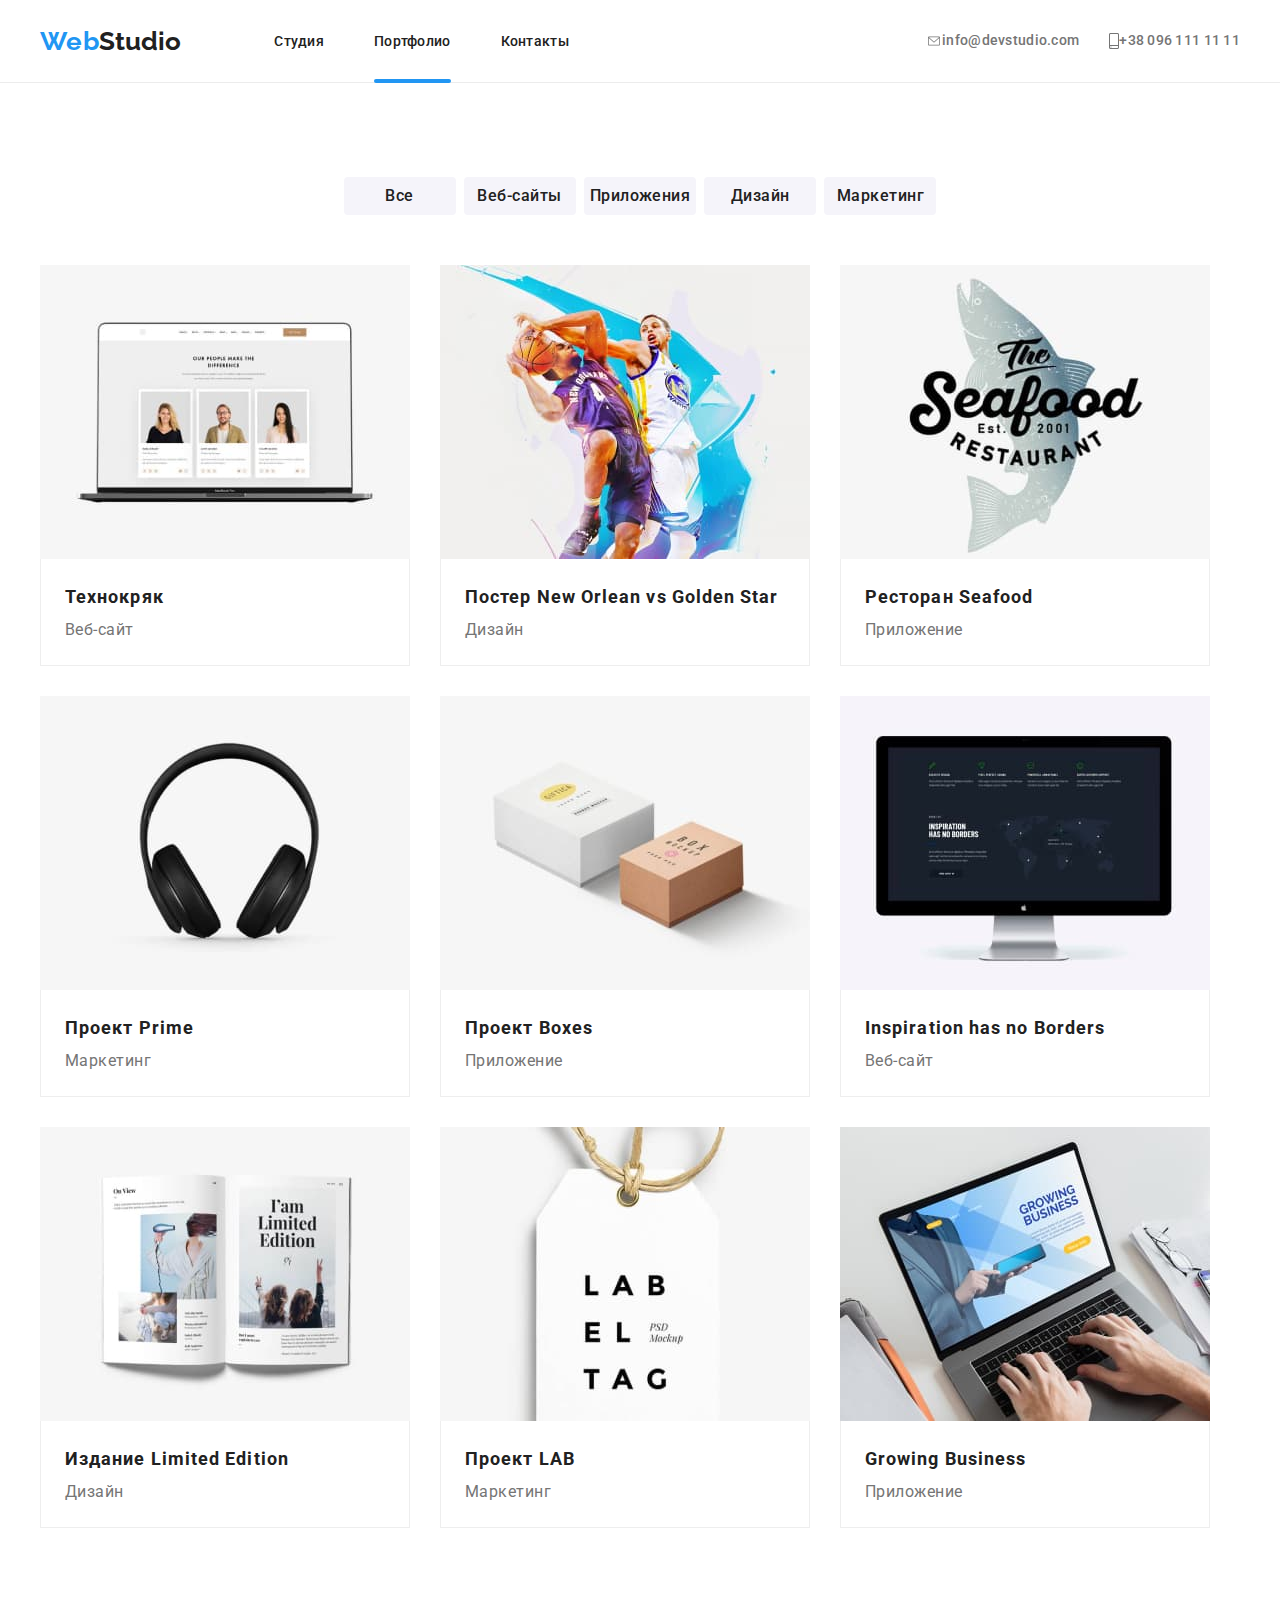
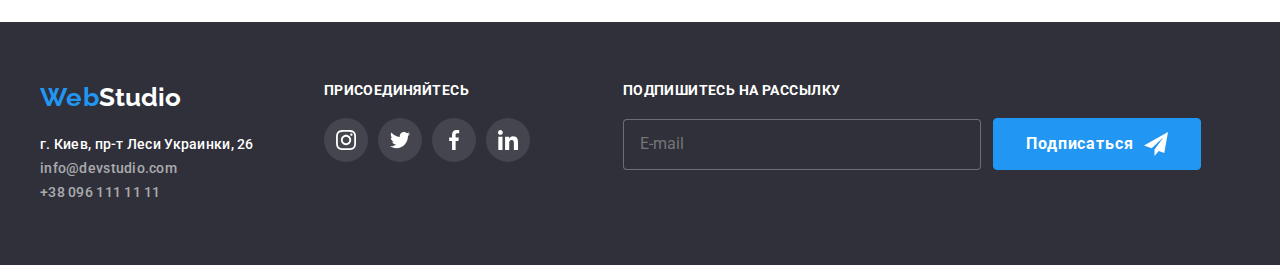
<file: portfolio.html>
<!DOCTYPE html>
<html lang="ru">

<head>
  <meta charset="UTF-8">
  <meta http-equiv="X-UA-Compatible" content="IE=edge">
  <meta name="viewport" content="width=device-width, initial-scale=1.0">
  <title>Document</title>
  <link rel="preconnect" href="https://fonts.googleapis.com">
  <link rel="preconnect" href="https://fonts.gstatic.com" crossorigin>
  <link href="https://fonts.googleapis.com/css2?family=Raleway:wght@700&family=Roboto:wght@500&display=swap"
    rel="stylesheet">
  <link rel="stylesheet"
    href="https://cdnjs.cloudflare.com/ajax/libs/modern-normalize/1.1.0/modern-normalize.min.css" />
  <link rel="stylesheet" href="./css/main.min.css" />
</head>

<body>
  <!-- Header -->
  <header class="header">
    <div class="container nav-box">
      <a href="index.html" lang="en" class="logo-header"><span class="logo__text">Web</span>Studio</a>
      <ul class="nav-list">
        <li class="nav-list__item">
          <a class="nav-list__link " href="index.html">Студия</a>
        </li>

        <li class="nav-list__item">
          <a class="nav-list__link line-decor" href="portfolio.html">Портфолио</a>
        </li>
        <li class="nav-list__item">
          <a class="nav-list__link" href="">Контакты</a>
        </li>
      </ul>
      <ul class="contact-list">
        <li class="contact-list__item">
          <a class="contact-list__link" href="mailto:info@devstudio.com">
            <svg class="contact-list__icon" width="16" height="12">
              <use href="./images/icon.svg#icon-email"></use>
            </svg>info@devstudio.com</a>
        </li>
        <li class="contact-list__item">
          <a class="contact-list__link" href="tel:+380961111111">
            <svg class="contact-list__icon" width="10" height="16">
              <use href="./images/icon.svg#icon-phone"></use>
            </svg>+38 096 111 11 11</a>
        </li>
      </ul>
    </div>
  </header>
  <section class="section">
    <main class="container">
      <!-- Button filter -->
      <ul class="button-list">
        <Li class="button-list__item">
          <button class="button button-filter" type="button">Все</button>
        </Li>
        <li class="button-list__item">
          <button class="button button-filter" type="button">Веб-сайты</button>
        </li>
        <li class="button-list__item">
          <button class="button button-filter" type="button">Приложения</button>
        </li>
        <li class="button-list__item">
          <button class="button button-filter" type="button">Дизайн</button>
        </li>
        <li class="button-list__item">
          <button class="button button-filter" type="button">Маркетинг</button>
        </li>
      </ul>
      <!-- Projects -->
      <h2 hidden>Наши работы</h2>
      <ul class="project-list">
        <li class="project-list__item">
          <article class="project-card">
            <div class="description-box">
              <img src="./images/img-portfolio-1.jpg" alt="Проект 1" width="370" />
              <p class="project-card__description">Ресурс предлагает комплексные предложения с разным уровнем
                функционала и сервисов. Все это позволит посетителю получить
                исчерпывающие сведения о компании или частном лице.</p>
            </div>
            <div class="description-box__titles">
              <h3 class="project-card__title">Технокряк</h3>
              <p class="project-card__text">Веб-сайт</p>
            </div>
          </article>
        </li>
        <li class="project-list__item">
          <article class="project-card">
            <div class="description-box">
              <img src="./images/img-portfolio-2.jpg" alt="Проект 2" width="370" />
              <p class="project-card__description">Ресурс предлагает комплексные предложения с разным уровнем
                функционала и сервисов. Все это позволит посетителю
                получить
                исчерпывающие сведения о компании или частном лице.</p>
            </div>
            <div class="description-box__titles">
              <h3 class="project-card__title">Постер New Orlean vs Golden Star</h3>
              <p class="project-card__text">Дизайн</p>
            </div>
          </article>
        </li>
        <li class="project-list__item">
          <article class="project-card">
            <div class="description-box">
              <img src="./images/img-portfolio-3.jpg" alt="Проект 3" width="370" />
              <p class="project-card__description">Ресурс предлагает комплексные предложения с разным уровнем
                функционала и сервисов. Все это позволит посетителю
                получить
                исчерпывающие сведения о компании или частном лице.</p>
            </div>
            <div class="description-box__titles">
              <h3 class="project-card__title"><span lang="en">Ресторан Seafood</span></h3>
              <p class="project-card__text">Приложение</p>
            </div>
          </article>
        </li>
        <li class="project-list__item">
          <article class="project-card">
            <div class="description-box">
              <img src="./images/img-portfolio-4.jpg" alt="Проект 4" width="370" />
              <p class="project-card__description">Ресурс предлагает комплексные предложения с разным уровнем
                функционала и сервисов. Все это позволит посетителю
                получить
                исчерпывающие сведения о компании или частном лице.</p>
            </div>
            <div class="description-box__titles">
              <h3 class="project-card__title">Проект Prime</h3>
              <p class="project-card__text">Маркетинг</p>
            </div>
          </article>
        </li>
        <li class="project-list__item">
          <article class="project-card">
            <div class="description-box">
              <img src="./images/img-portfolio-5.jpg" alt="Проект 5" width="370" />
              <p class="project-card__description">Ресурс предлагает комплексные предложения с разным уровнем
                функционала и сервисов. Все это позволит посетителю
                получить
                исчерпывающие сведения о компании или частном лице.</p>
            </div>
            <div class="description-box__titles">
              <h3 class="project-card__title">Проект Boxes</h3>
              <p class="project-card__text">Приложение</p>
            </div>
          </article>
        </li>
        <li class="project-list__item">
          <article class="project-card">
            <div class="description-box">
              <img src="./images/img-portfolio-6.jpg" alt="Проект 6" width="370" />
              <p class="project-card__description">Ресурс предлагает комплексные предложения с разным уровнем
                функционала и сервисов. Все это позволит посетителю
                получить
                исчерпывающие сведения о компании или частном лице.</p>
            </div>
            <div class="description-box__titles">
              <h3 class="project-card__title">Inspiration has no Borders</h3>
              <p class="project-card__text">Веб-сайт</p>
            </div>
          </article>
        </li>
        <li class="project-list__item">
          <article class="project-card">
            <div class="description-box">
              <img src="./images/img-portfolio-7.jpg" alt="Проект 7" width="370" />
              <p class="project-card__description">Ресурс предлагает комплексные предложения с разным уровнем
                функционала и сервисов. Все это позволит посетителю
                получить
                исчерпывающие сведения о компании или частном лице.</p>
            </div>
            <div class="description-box__titles">
              <h3 class="project-card__title">Издание Limited Edition</h3>
              <p class="project-card__text">Дизайн</p>
            </div>
          </article>
        </li>
        <li class="project-list__item">
          <article class="project-card">
            <div class="description-box">
              <img src="./images/img-portfolio-8.jpg" alt="Проект 8" width="370" />
              <p class="project-card__description">Ресурс предлагает комплексные предложения с разным уровнем
                функционала и сервисов. Все это позволит посетителю
                получить
                исчерпывающие сведения о компании или частном лице.</p>
            </div>
            <div class="description-box__titles">
              <h3 class="project-card__title">Проект LAB</h3>
              <p class="project-card__text">Маркетинг</p>
            </div>
          </article>
        </li>
        <li class="project-list__item">
          <article class="project-card">
            <div class="description-box">
              <img src="./images/img-portfolio-9.jpg" alt="Проект 9" width="370" />
              <p class="project-card__description">Ресурс предлагает комплексные предложения с разным уровнем
                функционала и сервисов. Все это позволит посетителю
                получить
                исчерпывающие сведения о компании или частном лице.</p>
            </div>
            <div class="description-box__titles">
              <h3 class="project-card__title">Growing Business</h3>
              <p class="project-card__text">Приложение</p>
            </div>
          </article>
        </li>
      </ul>
  </section>
  </main>
  <footer class="footer">
    <div class="footer-box container">
      <div>
        <a href="index.html" lang="en" class="logo-footer"><span class="logo__text">Web</span>Studio</a>
        <address class="address">
          <ul class="address-list">
            <li class="address-list__item">
              <a class="address-list__link address-list__link--white" href="https://bit.ly/3pXMvUd" target="_blank"
                rel="noopener noreferrer">г.
                Киев, пр-т Леси Украинки, 26</a>
            </li>
            <li class="address-list__item">
              <a class="address-list__link" href="emailto:info@devstudio.com">info@devstudio.com</a>
            </li>
            <li class="address-list__item">
              <a class="address-list__link" href="tel:+380961111111">+38 096 111 11 11</a>
            </li>
          </ul>
        </address>
      </div>
      <div class="join-contacts">
        <h3 class="join-contacts__title">присоединяйтесь</h3>
        <ul class="join-list">
          <li class="join-list__item">
            <a href="" class="join-list__link">
              <svg class="join-list__icon" width="20" height="20">
                <use href="./images/icon.svg#icon-instagram"></use>
              </svg>
            </a>
          </li>
          <li class="join-list__item">
            <a href="" class="join-list__link">
              <svg class="join-list__icon" width="20" height="20">
                <use href="./images/icon.svg#icon-twitter"></use>
              </svg>
            </a>
          </li>
          <li class="join-list__item">
            <a href="" class="join-list__link">
              <svg class="join-list__icon" width="20" height="20">
                <use href="./images/icon.svg#icon-facebook"></use>
              </svg>
            </a>
          </li>
          <li class="join-list__item">
            <a href="" class="join-list__link">
              <svg class="join-list__icon" width="20" height="20">
                <use href="./images/icon.svg#icon-linkedin"></use>
              </svg>
            </a>
          </li>
        </ul>
      </div>
      <form>
        <div class="footer-form">
          <p class="footer-input-title">Подпишитесь на рассылку</p>
          <div class="footer-input-wrap">
            <input type="email" name="email" class="input-distrib" placeholder="E-mail"></input>
            <button type="submit" class="btn-distrib">Подписаться
              <svg class="icon-send" width="24" height="24">
                <use href="./images/icon.svg#icon-send"></use>
              </svg>
            </button>
          </div>
        </div>
      </form>
    </div>
    </div>
  </footer>

</body>

</html>
</file>
<file: css/main.min.css>
a{text-decoration:none}h1,h2,h3{margin-top:0px;margin-bottom:0px}p{margin-top:0;margin-bottom:0}ul{list-style:none;margin:0;padding:0}.visually-hidden{position:absolute;white-space:nowrap;width:1px;height:1px;overflow:hidden;border:0;padding:0;clip:rect(0 0 0 0);-webkit-clip-path:inset(50%);clip-path:inset(50%);margin:-1px}.container,.services-wrap,.advantage-list,.nav-box{margin:auto;padding:0 15px;width:1230px}.section{padding-top:94px;padding-bottom:94px}.paragraph-basic,.footer-input-title,.join-contacts__title,.img-services__text{font-family:"Roboto",sans-serif;font-style:normal;font-weight:700;font-size:14px;line-height:1.17;letter-spacing:.03em;text-transform:uppercase;color:#fff}.inputs,.form-comment,.modal-form__input{width:100%;height:40px;outline:none;border:1px solid rgba(33,33,33,.2);border-radius:4px}.logo-footer,.logo-header{font-family:"Raleway";font-style:normal;font-weight:700;font-size:26px;line-height:1.19;text-decoration:none}.title-clients,.title-team,.section-team,.title-services{font-family:"Roboto",sans-serif;font-style:normal;font-weight:700;font-size:36px;line-height:1.16;text-align:center;letter-spacing:.03em;color:#212121}.logo-header{color:#212121;margin-right:93px}.logo__text{font-family:"Raleway";font-weight:700;font-size:26px;line-height:1.19;letter-spacing:.03em;color:#2196f3}.logo-footer{display:inline-block;margin-bottom:20px;color:#fff}.header{background-color:#fff;border-bottom:1px solid #ececec}.nav-box{display:-webkit-box;display:-ms-flexbox;display:flex;-webkit-box-align:center;-ms-flex-align:center;align-items:center}.nav-list{display:-webkit-box;display:-ms-flexbox;display:flex;gap:50px;padding-top:32px;padding-bottom:32px}.nav-list__link{font-family:"Roboto",sans-serif;font-style:normal;font-weight:500;font-size:14px;line-height:1.14;letter-spacing:.02em;color:#212121;-webkit-transition:color 250ms cubic-bezier(0.4, 0, 0.2, 1);transition:color 250ms cubic-bezier(0.4, 0, 0.2, 1)}.nav-list__link:hover,.nav-list__link:focus{color:#2196f3}.nav-list__item{position:relative}.contact-list{display:-webkit-box;display:-ms-flexbox;display:flex;margin-left:auto}.contact-list__item:not(:last-child){margin-right:30px}.contact-list__item{display:-webkit-box;display:-ms-flexbox;display:flex}.contact-list__icon{fill:#757575;-webkit-transition:fill 250ms cubic-bezier(0.4, 0, 0.2, 1);transition:fill 250ms cubic-bezier(0.4, 0, 0.2, 1)}.contact-list__link{display:-webkit-box;display:-ms-flexbox;display:flex;-webkit-box-align:center;-ms-flex-align:center;align-items:center;font-weight:500;font-size:14px;line-height:1.14;letter-spacing:.02em;color:#757575;text-decoration:none;-webkit-transition:color 250ms cubic-bezier(0.4, 0, 0.2, 1);transition:color 250ms cubic-bezier(0.4, 0, 0.2, 1)}.contact-list__link:hover,.contact-list__link:focus{color:#2196f3}.contact-list__link:hover .contact-list__icon,.contact-list__link:focus .contact-list__icon{fill:#2196f3}.line-decor::after{bottom:-33px;position:absolute;left:0;content:"";width:100%;height:4px;background-color:#2196f3;border-radius:2px}.section-title{margin:auto;height:600px;max-width:1600px;text-align:center;background-color:#2f303a;background-image:-webkit-gradient(linear, left top, left bottom, from(rgba(47, 48, 58, 0.4))),url("../images/img-hero.jpg");background-image:linear-gradient(rgba(47, 48, 58, 0.4)),url("../images/img-hero.jpg")}.title{display:block;margin:auto;margin-bottom:30px;padding-top:200px;max-width:696px;text-align:center;color:#fff;font-weight:900;font-size:44px;line-height:1.36;letter-spacing:.06em;text-transform:uppercase}.btn-order{padding:10px 32px;background-color:#2196f3;font-weight:700;font-size:16px;line-height:1.87;min-width:200px;min-height:50px;letter-spacing:.06em;color:#fff;border:1px solid #2196f3;border-radius:4px;-webkit-transition:background-color 250ms cubic-bezier(0.4, 0, 0.2, 1);transition:background-color 250ms cubic-bezier(0.4, 0, 0.2, 1)}.btn-order:hover,.btn-order:focus{background-color:#188ce8}.advantage-list{display:-webkit-box;display:-ms-flexbox;display:flex;gap:30px;margin:auto}.advantage-list__item{width:270px}.advantage-icon-box{display:-webkit-box;display:-ms-flexbox;display:flex;-webkit-box-align:center;-ms-flex-align:center;align-items:center;-webkit-box-pack:center;-ms-flex-pack:center;justify-content:center;padding:25px 100px;margin-bottom:30px;background-color:#f5f4fa}.advantage-list__title{margin-bottom:10px;font-family:"Roboto",sans-serif;font-style:normal;font-weight:700;font-size:14px;line-height:1.14;letter-spacing:.03em;text-transform:uppercase;color:#212121}.advantage-list__description{font-family:"Roboto",sans-serif;font-style:normal;font-weight:400;font-size:14px;line-height:1.7;letter-spacing:.03em;color:#757575}.services-wrap{padding-bottom:94px}.title-services{margin-bottom:50px}.serv-list{display:-webkit-box;display:-ms-flexbox;display:flex;-webkit-box-pack:center;-ms-flex-pack:center;justify-content:center;gap:30px}.img-services{position:relative}.img-services__text{position:absolute;bottom:4px;padding-top:27px;width:370px;height:70px;text-align:center;background-color:rgba(47,48,58,.8)}.section-team{background-color:#f5f4fa}.title-team{margin-bottom:50px}.team-card{display:-webkit-box;display:-ms-flexbox;display:flex;gap:30px}.team-card__item{background-color:#fff;-webkit-box-shadow:0px 1px 3px rgba(0,0,0,.12),0px 1px 1px rgba(0,0,0,.14),0px 2px 1px rgba(0,0,0,.2);box-shadow:0px 1px 3px rgba(0,0,0,.12),0px 1px 1px rgba(0,0,0,.14),0px 2px 1px rgba(0,0,0,.2);border-radius:0 0 4px 4px}.img-team{margin-bottom:30px}.worker-meta__name{margin-bottom:10px;font-family:"Roboto",sans-serif;font-style:normal;font-weight:500;font-size:16px;line-height:1.18;text-align:center;letter-spacing:.03em;color:#212121}.worker-meta__text{margin-bottom:16px;font-family:"Roboto",sans-serif;font-style:normal;font-weight:400;font-size:16px;line-height:1.18;letter-spacing:.03em;color:#757575;text-align:center}.team-icon{display:-webkit-box;display:-ms-flexbox;display:flex;padding-bottom:30px;-webkit-box-pack:center;-ms-flex-pack:center;justify-content:center;gap:10px}.team-icon__link{display:-webkit-box;display:-ms-flexbox;display:flex;-webkit-box-pack:center;-ms-flex-pack:center;justify-content:center;-webkit-box-align:center;-ms-flex-align:center;align-items:center;width:44px;height:44px;border-radius:50%;-webkit-transition:background-color 250ms cubic-bezier(0.4, 0, 0.2, 1);transition:background-color 250ms cubic-bezier(0.4, 0, 0.2, 1)}.team-icon__link:hover,.team-icon__link:focus{background-color:#2196f3}.team-icon__link:hover .team-icon__icon,.team-icon__link:focus .team-icon__icon{fill:#fff}.team-icon__icon{fill:#afb1b8;-webkit-transition:fill 250ms cubic-bezier(0.4, 0, 0.2, 1);transition:fill 250ms cubic-bezier(0.4, 0, 0.2, 1)}.title-clients{margin-bottom:50px}.clients-list{display:-webkit-box;display:-ms-flexbox;display:flex;-webkit-box-pack:center;-ms-flex-pack:center;justify-content:center;gap:30px}.clients-list__link{display:-webkit-box;display:-ms-flexbox;display:flex;padding:16px 32px;border:#afb1b8 1px solid;border-radius:4px;-webkit-transition:border 250ms cubic-bezier(0.4, 0, 0.2, 1);transition:border 250ms cubic-bezier(0.4, 0, 0.2, 1)}.clients-list__link:hover .client-list__icon,.clients-list__link:focus .client-list__icon{fill:#2196f3}.clients-list__link:hover,.clients-list__link:focus{border:1px solid #2196f3}.client-list__icon{fill:#afb1b8;-webkit-transition:fill 250ms cubic-bezier(0.4, 0, 0.2, 1);transition:fill 250ms cubic-bezier(0.4, 0, 0.2, 1)}.footer{background-color:#2f303a;padding-bottom:60px;padding-top:60px}.footer-box{display:-webkit-box;display:-ms-flexbox;display:flex}.address-list__link{margin-bottom:9px;font-style:normal;font-weight:500;font-size:14px;line-height:1.71;letter-spacing:.02em;color:rgba(255,255,255,.6);text-decoration:none;-webkit-transition:color 250ms cubic-bezier(0.4, 0, 0.2, 1);transition:color 250ms cubic-bezier(0.4, 0, 0.2, 1)}.address-list__link:hover,.address-list__link:focus{color:#2196f3}.address-list__link--white{color:#fff}.join-list{display:-webkit-box;display:-ms-flexbox;display:flex;-webkit-box-pack:start;-ms-flex-pack:start;justify-content:flex-start;gap:10px}.join-contacts__title{margin-bottom:20px}.join-contacts{margin-left:70px;margin-right:93px}.join-list__link{display:-webkit-box;display:-ms-flexbox;display:flex;-webkit-box-pack:center;-ms-flex-pack:center;justify-content:center;-webkit-box-align:center;-ms-flex-align:center;align-items:center;width:44px;height:44px;border-radius:50%;background-color:rgba(255,255,255,.1);-webkit-transition:background-color 250ms cubic-bezier(0.4, 0, 0.2, 1);transition:background-color 250ms cubic-bezier(0.4, 0, 0.2, 1)}.join-list__link:hover,.join-list__link:focus{background-color:#2196f3}.join-list__icon{fill:#fff}.footer-input-title{margin-bottom:20px}.footer-input-wrap{display:-webkit-box;display:-ms-flexbox;display:flex;-webkit-box-align:center;-ms-flex-align:center;align-items:center}.btn-distrib{display:-webkit-box;display:-ms-flexbox;display:flex;-webkit-box-align:center;-ms-flex-align:center;align-items:center;padding:10px 32px;background-color:#2196f3;font-weight:700;font-size:16px;line-height:1.87;min-width:200px;min-height:50px;letter-spacing:.06em;color:#fff;border:1px solid #2196f3;border-radius:4px;-webkit-transition:background-color 250ms cubic-bezier(0.4, 0, 0.2, 1);transition:background-color 250ms cubic-bezier(0.4, 0, 0.2, 1)}.icon-send{margin-left:10px;fill:#fff}.input-distrib{margin-right:12px;padding-top:15px;padding-bottom:15px;padding-left:16px;width:358px;border:1px solid rgba(255,255,255,.3);border-radius:4px;outline:none;background-color:#2f303a}body{font-family:"Roboto",sans-serif}.backdrop{position:fixed;top:0;left:0;width:100%;height:100%;background-color:rgba(0,0,0,.2)}.backdrop.is-hidden{opacity:0;pointer-events:none;-webkit-transition:opacity 250ms cubic-bezier(0.47, 0, 0.745, 0.715);transition:opacity 250ms cubic-bezier(0.47, 0, 0.745, 0.715)}.modal{position:absolute;top:50%;left:50%;-webkit-transform:translate(-50%, -50%);transform:translate(-50%, -50%);padding:40px;width:528px;height:581px;background-color:#fff;border-radius:4px;-webkit-box-shadow:0px 1px 3px rgba(0,0,0,.12),0px 1px 1px rgba(0,0,0,.14),0px 2px 1px rgba(0,0,0,.2);box-shadow:0px 1px 3px rgba(0,0,0,.12),0px 1px 1px rgba(0,0,0,.14),0px 2px 1px rgba(0,0,0,.2)}.modal__title{margin-bottom:12px;font-style:normal;font-weight:700;font-size:20px;line-height:1.15;text-align:center;letter-spacing:.03em;color:#212121}.input-wrap{position:relative;margin-bottom:10px}.input-field__title{margin-bottom:4px;font-style:normal;font-weight:400;font-size:12px;line-height:1.16;letter-spacing:.01em;color:#757575}.modal-form__input{-webkit-transition:border 250ms cubic-bezier(0.4, 0, 0.2, 1);transition:border 250ms cubic-bezier(0.4, 0, 0.2, 1);padding-left:42px}.modal-form__input:focus{border-color:#2196f3}.modal-form__input:focus+.icon-input{fill:#2196f3}.form-comment{margin-bottom:20px;padding-left:16px;padding-top:12px;height:120px;resize:none;-webkit-transition:border 250ms cubic-bezier(0.4, 0, 0.2, 1);transition:border 250ms cubic-bezier(0.4, 0, 0.2, 1)}.form-comment::-webkit-input-placeholder{font-style:normal;font-weight:400;font-size:12px;line-height:1.6;letter-spacing:.01em;color:rgba(117,117,117,.5)}.form-comment::-moz-placeholder{font-style:normal;font-weight:400;font-size:12px;line-height:1.6;letter-spacing:.01em;color:rgba(117,117,117,.5)}.form-comment:-ms-input-placeholder{font-style:normal;font-weight:400;font-size:12px;line-height:1.6;letter-spacing:.01em;color:rgba(117,117,117,.5)}.form-comment::-ms-input-placeholder{font-style:normal;font-weight:400;font-size:12px;line-height:1.6;letter-spacing:.01em;color:rgba(117,117,117,.5)}.form-comment::placeholder{font-style:normal;font-weight:400;font-size:12px;line-height:1.6;letter-spacing:.01em;color:rgba(117,117,117,.5)}.form-comment:focus{border-color:#2196f3}.icon-input{position:absolute;left:12px;top:50%;-webkit-transform:translateY(-50%);transform:translateY(-50%);-webkit-transition:fill 250ms cubic-bezier(0.4, 0, 0.2, 1);transition:fill 250ms cubic-bezier(0.4, 0, 0.2, 1)}.input-field__title{display:block;margin-bottom:4px;font-style:normal;font-weight:400;font-size:12px;line-height:1.16;letter-spacing:.01em;color:#757575}.policy-wrap{display:-webkit-box;display:-ms-flexbox;display:flex;-webkit-box-pack:center;-ms-flex-pack:center;justify-content:center;-webkit-box-align:center;-ms-flex-align:center;align-items:center;margin-bottom:30px}.check-input:checked+.checkbox-text>.check-icon-wrap{background-color:#2196f3;border:none}.checkbox-text{display:-webkit-box;display:-ms-flexbox;display:flex;-webkit-box-align:center;-ms-flex-align:center;align-items:center;font-style:normal;font-weight:400;font-size:14px;line-height:1.71;letter-spacing:.03em;color:#757575}.policy-link{font-style:normal;font-weight:400;font-size:14px;line-height:1.71;letter-spacing:.03em;-webkit-text-decoration-line:underline;text-decoration-line:underline;color:#2196f3}.form-btn{display:block;margin:auto;padding:10px 32px;background-color:#2196f3;font-weight:700;font-size:16px;line-height:1.87;min-width:200px;min-height:50px;letter-spacing:.06em;color:#fff;border:1px solid #2196f3;border-radius:4px;-webkit-transition:background-color 250ms cubic-bezier(0.4, 0, 0.2, 1);transition:background-color 250ms cubic-bezier(0.4, 0, 0.2, 1);transition:background-color 250ms cubic-bezier(0.4, 0, 0.2, 1)}.form-btn:hover,.form-btn:focus{background-color:#188ce8}.close-modal-icon{stroke:rgba(0,0,0,.1);-webkit-transition:fill 250ms cubic-bezier(0.4, 0, 0.2, 1);transition:fill 250ms cubic-bezier(0.4, 0, 0.2, 1)}.close-modal-icon:hover,.close-modal-icon:focus{fill:#2196f3}.close-modal-btn{position:absolute;right:8px;top:8px;border:none;padding:0;background-color:#fff}.check-icon-wrap{display:-webkit-box;display:-ms-flexbox;display:flex;-webkit-box-align:center;-ms-flex-align:center;align-items:center;-webkit-box-pack:center;-ms-flex-pack:center;justify-content:center;margin-right:8.35px;width:16px;height:15px;border:2px solid #212121;border-radius:4px}.button-list{display:-webkit-box;display:-ms-flexbox;display:flex;-webkit-box-pack:center;-ms-flex-pack:center;justify-content:center;margin-bottom:50px;gap:8px}.button-filter{min-width:112px;min-height:38px;background-color:#f5f4fa;border:none;border-radius:4px;font-style:normal;font-weight:500;font-size:16px;line-height:1.62;text-align:center;letter-spacing:.03em;color:#212121;-webkit-transition:color 250ms cubic-bezier(0.4, 0, 0.2, 1),background-color 250ms cubic-bezier(0.4, 0, 0.2, 1),-webkit-box-shadow 250ms cubic-bezier(0.4, 0, 0.2, 1);transition:color 250ms cubic-bezier(0.4, 0, 0.2, 1),background-color 250ms cubic-bezier(0.4, 0, 0.2, 1),-webkit-box-shadow 250ms cubic-bezier(0.4, 0, 0.2, 1);transition:color 250ms cubic-bezier(0.4, 0, 0.2, 1),background-color 250ms cubic-bezier(0.4, 0, 0.2, 1),box-shadow 250ms cubic-bezier(0.4, 0, 0.2, 1);transition:color 250ms cubic-bezier(0.4, 0, 0.2, 1),background-color 250ms cubic-bezier(0.4, 0, 0.2, 1),box-shadow 250ms cubic-bezier(0.4, 0, 0.2, 1),-webkit-box-shadow 250ms cubic-bezier(0.4, 0, 0.2, 1)}.button-filter:hover,.button-filter:focus{color:#fff;background-color:#2196f3;-webkit-box-shadow:0px 3px 1px rgba(0,0,0,.1),0px 1px 2px rgba(0,0,0,.08),0px 2px 2px rgba(0,0,0,.12);box-shadow:0px 3px 1px rgba(0,0,0,.1),0px 1px 2px rgba(0,0,0,.08),0px 2px 2px rgba(0,0,0,.12)}.project-list{display:-webkit-box;display:-ms-flexbox;display:flex;-ms-flex-wrap:wrap;flex-wrap:wrap;gap:30px}.project-list__item{max-width:370px;max-height:404px;-webkit-transition:-webkit-box-shadow 250ms cubic-bezier(0.4, 0, 0.2, 1);transition:-webkit-box-shadow 250ms cubic-bezier(0.4, 0, 0.2, 1);transition:box-shadow 250ms cubic-bezier(0.4, 0, 0.2, 1);transition:box-shadow 250ms cubic-bezier(0.4, 0, 0.2, 1), -webkit-box-shadow 250ms cubic-bezier(0.4, 0, 0.2, 1)}.project-list__item:hover,.project-list__item:focus{-webkit-box-shadow:0px 1px 1px rgba(0,0,0,.12),0px 4px 4px rgba(0,0,0,.06),1px 4px 6px rgba(0,0,0,.16);box-shadow:0px 1px 1px rgba(0,0,0,.12),0px 4px 4px rgba(0,0,0,.06),1px 4px 6px rgba(0,0,0,.16)}.project-list__item:hover .project-card__description,.project-list__item:focus .project-card__description{-webkit-transform:translateY(-100%);transform:translateY(-100%)}.description-box{overflow:hidden;position:relative;max-width:370px;max-height:294px}.description-box__titles{padding:20px 24px;border-left:1px solid #eee;border-bottom:1px solid #eee;border-right:1px solid #eee}.project-card__description{position:absolute;padding:63px 24px;width:100%;height:298px;background-color:rgba(33,150,243,.9);-webkit-transform:translateY(100%);transform:translateY(100%);-webkit-transition:-webkit-transform 250ms cubic-bezier(0.4, 0, 0.2, 1);transition:-webkit-transform 250ms cubic-bezier(0.4, 0, 0.2, 1);transition:transform 250ms cubic-bezier(0.4, 0, 0.2, 1);transition:transform 250ms cubic-bezier(0.4, 0, 0.2, 1), -webkit-transform 250ms cubic-bezier(0.4, 0, 0.2, 1);font-style:normal;font-weight:400;font-size:18px;line-height:1.55;letter-spacing:.03em;color:#fff}.project-card__title{font-style:normal;font-weight:700;font-size:18px;line-height:2;letter-spacing:.06em;color:#212121}.project-card__text{font-style:normal;font-weight:400;font-size:16px;line-height:1.87;letter-spacing:.03em;color:#757575}/*# sourceMappingURL=main.min.css.map */
</file>
